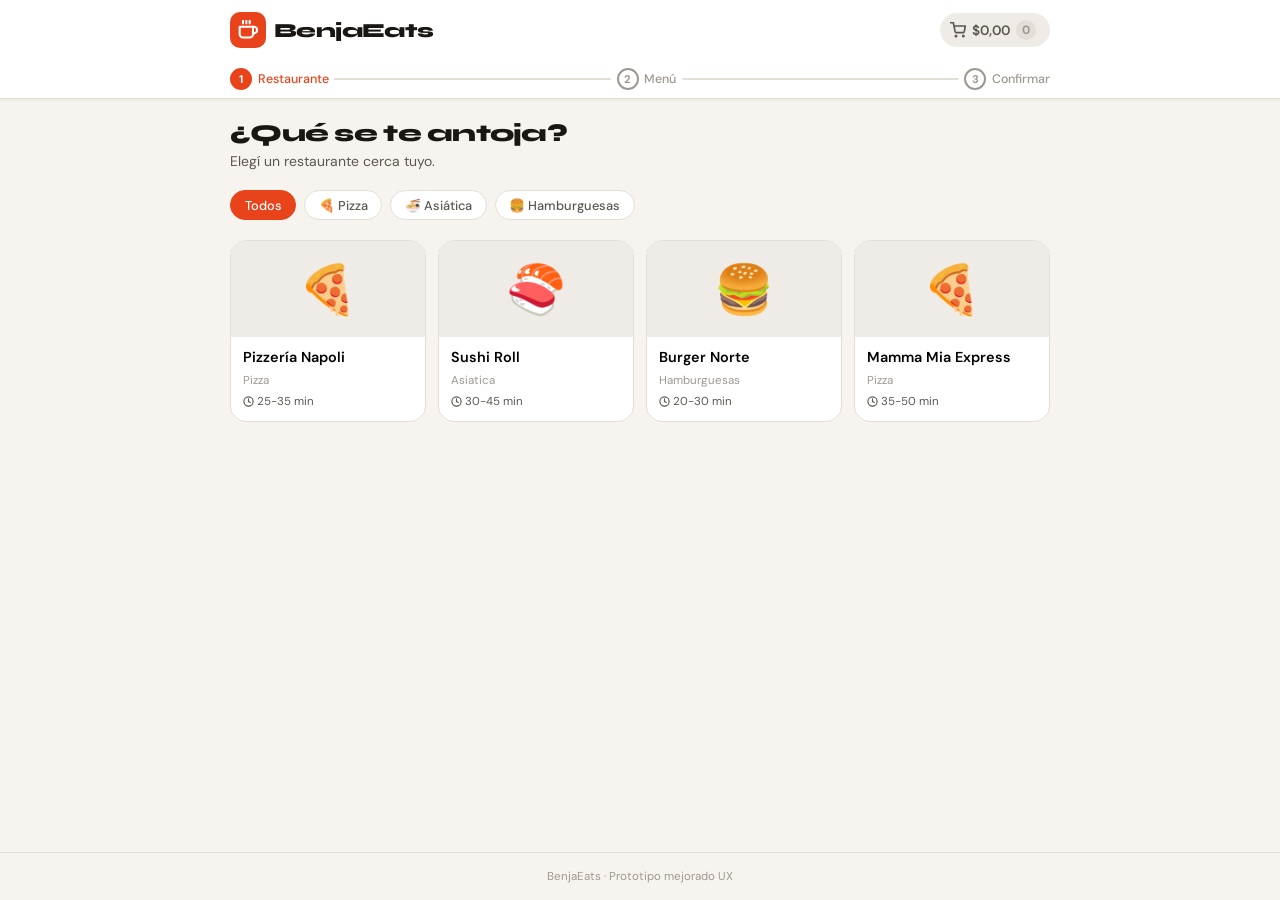
<file: index.html>
<!doctype html>
<html lang="es">
<head>
  <meta charset="UTF-8" />
  <meta name="viewport" content="width=device-width, initial-scale=1.0" />
  <title>BenjaEats — Pedí tu comida</title>
  <link rel="preconnect" href="https://fonts.googleapis.com">
  <link rel="preconnect" href="https://fonts.gstatic.com" crossorigin>
  <link href="https://fonts.googleapis.com/css2?family=Syne:wght@700;800&family=DM+Sans:ital,opsz,wght@0,9..40,400;0,9..40,500;0,9..40,600;1,9..40,400&display=swap" rel="stylesheet">
  <script type="text/javascript">
    (function(c,l,a,r,i,t,y){
        c[a]=c[a]||function(){(c[a].q=c[a].q||[]).push(arguments)};
        t=l.createElement(r);t.async=1;t.src="https://www.clarity.ms/tag/"+i;
        y=l.getElementsByTagName(r)[0];y.parentNode.insertBefore(t,y);
    })(window, document, "clarity", "script", "w2ljtxjoqx");
  </script>
  <style>
    *, *::before, *::after { box-sizing: border-box; margin: 0; padding: 0; }

    :root {
      --bg:        #F7F4EF;
      --card:      #FFFFFF;
      --surface:   #EFECE7;
      --accent:    #E8431A;
      --accent-dk: #C4340E;
      --accent-lt: #FDE8E3;
      --text:      #1A1612;
      --text-2:    #5C5650;
      --text-3:    #9E9890;
      --border:    #E3DED7;
      --green:     #1B8A5A;
      --r-sm: 10px;
      --r-md: 16px;
      --r-lg: 24px;
      --sh-sm: 0 1px 4px rgba(0,0,0,.07);
      --sh-md: 0 4px 16px rgba(0,0,0,.10);
      --sh-lg: 0 8px 32px rgba(0,0,0,.14);
      font-size: 16px;
    }

    html { scroll-behavior: smooth; }
    body {
      font-family: 'DM Sans', sans-serif;
      background: var(--bg);
      color: var(--text);
      min-height: 100dvh;
      display: flex;
      flex-direction: column;
      -webkit-font-smoothing: antialiased;
    }
    img { display: block; }
    button { font-family: 'DM Sans', sans-serif; cursor: pointer; }
    ul { list-style: none; }

    /* ── HEADER ── */
    .header {
      position: sticky; top: 0; z-index: 100;
      background: var(--card);
      border-bottom: 1px solid var(--border);
      box-shadow: var(--sh-sm);
    }
    .header-inner {
      max-width: 860px; margin: 0 auto;
      padding: .75rem 1.25rem;
      display: flex; align-items: center; justify-content: space-between; gap: 1rem;
    }
    .brand {
      display: flex; align-items: center; gap: .5rem;
      background: none; border: none; padding: 0; cursor: pointer;
      border-radius: var(--r-sm);
      transition: opacity .15s;
    }
    .brand:hover { opacity: .8; }
    .brand:focus-visible { outline: 2px solid var(--accent); outline-offset: 3px; }
    .brand-icon {
      width: 36px; height: 36px;
      background: var(--accent); border-radius: var(--r-sm);
      display: flex; align-items: center; justify-content: center; flex-shrink: 0;
    }
    .brand h1 {
      font-family: 'Syne', sans-serif;
      font-size: 1.25rem; font-weight: 800;
      color: var(--text); letter-spacing: -.03em;
    }

    .cart-pill {
      display: flex; align-items: center; gap: .4rem;
      background: var(--accent); color: #fff;
      border: none; border-radius: 999px;
      padding: .45rem .85rem .45rem .6rem;
      font-size: .85rem; font-weight: 600;
      transition: background .15s, transform .1s;
      white-space: nowrap;
    }
    .cart-pill:hover { background: var(--accent-dk); }
    .cart-pill:active { transform: scale(.97); }
    .cart-pill[data-empty="true"] {
      background: var(--surface); color: var(--text-2); pointer-events: none;
    }
    .cart-pill[data-empty="true"] .cpc { background: var(--border); color: var(--text-3); }
    .cpc {
      background: #fff; color: var(--accent);
      border-radius: 999px; min-width: 20px; height: 20px;
      font-size: .75rem; font-weight: 700;
      display: flex; align-items: center; justify-content: center; padding: 0 .35rem;
    }
    .cpc.bump { animation: bump .25s ease; }
    @keyframes bump {
      0%   { transform: scale(1); }
      50%  { transform: scale(1.4); }
      100% { transform: scale(1); }
    }

    /* ── STEPS ── */
    .steps-bar {
      max-width: 860px; margin: 0 auto;
      padding: .5rem 1.25rem;
      display: flex; align-items: center;
    }
    .step-item {
      display: flex; align-items: center; gap: .35rem;
      font-size: .78rem; font-weight: 500;
      color: var(--text-3); transition: color .2s; flex-shrink: 0;
    }
    .step-item.active { color: var(--accent); }
    .step-item.done   { color: var(--green); }
    .step-dot {
      width: 22px; height: 22px; border-radius: 50%;
      border: 2px solid currentColor;
      display: flex; align-items: center; justify-content: center;
      font-size: .7rem; font-weight: 700;
      transition: background .2s, border-color .2s; flex-shrink: 0;
    }
    .step-item.active .step-dot { background: var(--accent); border-color: var(--accent); color: #fff; }
    .step-item.done   .step-dot { background: var(--green);  border-color: var(--green);  color: #fff; }
    .step-conn {
      flex: 1; height: 2px; background: var(--border);
      margin: 0 .35rem; border-radius: 1px;
      position: relative; overflow: hidden;
    }
    .step-conn-fill {
      position: absolute; inset: 0;
      background: var(--green);
      transform: scaleX(0); transform-origin: left;
      transition: transform .4s ease;
    }
    .step-conn.done .step-conn-fill { transform: scaleX(1); }

    /* ── MAIN ── */
    .main {
      flex: 1; max-width: 860px; margin: 0 auto; width: 100%;
      padding: 1.25rem 1.25rem 2rem;
    }
    .panel { display: none; }
    .panel.active { display: block; animation: fadeUp .22s ease both; }
    @keyframes fadeUp {
      from { opacity: 0; transform: translateY(10px); }
      to   { opacity: 1; transform: translateY(0); }
    }
    .section-title {
      font-family: 'Syne', sans-serif;
      font-size: 1.5rem; font-weight: 800;
      letter-spacing: -.03em; margin-bottom: .25rem;
    }
    .section-sub { font-size: .875rem; color: var(--text-2); margin-bottom: 1.25rem; }

    /* ── CHIPS ── */
    .filter-chips { display: flex; gap: .5rem; flex-wrap: wrap; margin-bottom: 1.25rem; }
    .chip {
      padding: .35rem .85rem; border-radius: 999px;
      border: 1.5px solid var(--border); background: var(--card);
      font: inherit; font-size: .8rem; font-weight: 500;
      color: var(--text-2); cursor: pointer; transition: all .15s;
    }
    .chip:hover { border-color: var(--accent); color: var(--accent); }
    .chip.active { background: var(--accent); border-color: var(--accent); color: #fff; }

    /* ── GRID RESTAURANTES ── */
    .grid-rest {
      display: grid; grid-template-columns: repeat(auto-fill, minmax(180px, 1fr)); gap: .75rem;
    }
    @media (max-width: 380px) { .grid-rest { grid-template-columns: 1fr; } }
    .card-rest {
      background: var(--card); border: 1.5px solid var(--border);
      border-radius: var(--r-md); overflow: hidden;
      cursor: pointer; text-align: left; font: inherit; width: 100%;
      transition: border-color .15s, box-shadow .15s, transform .15s;
      display: flex; flex-direction: column; padding: 0;
    }
    .card-rest:hover {
      border-color: var(--accent);
      box-shadow: 0 4px 16px rgba(232,67,26,.15);
      transform: translateY(-2px);
    }
    .card-rest:focus-visible { outline: 2px solid var(--accent); outline-offset: 2px; }
    .cr-img {
      width: 100%; height: 96px; background: var(--surface);
      display: flex; align-items: center; justify-content: center;
    }
    .cr-body { padding: .65rem .75rem .75rem; }
    .cr-name { font-weight: 600; font-size: .9rem; margin-bottom: .15rem; display: block; }
    .cr-tag  { font-size: .72rem; color: var(--text-3); text-transform: capitalize; }
    .cr-time {
      font-size: .72rem; color: var(--text-2);
      margin-top: .3rem; display: flex; align-items: center; gap: .2rem;
    }

    /* ── MENÚ ── */
    .back-btn {
      display: inline-flex; align-items: center; gap: .35rem;
      border: none; background: none; color: var(--text-2);
      font: inherit; font-size: .85rem; font-weight: 500;
      padding: 0; margin-bottom: 1rem; cursor: pointer; transition: color .15s;
    }
    .back-btn:hover { color: var(--accent); }
    .menu-title {
      font-family: 'Syne', sans-serif;
      font-size: 1.4rem; font-weight: 800;
      letter-spacing: -.03em; margin-bottom: 1rem;
    }
    .menu-list { display: grid; grid-template-columns: 1fr; gap: .65rem; padding: 0; }
    @media (min-width: 600px) { .menu-list { grid-template-columns: 1fr 1fr; } }
    .plato-card {
      background: var(--card); border: 1.5px solid var(--border);
      border-radius: var(--r-md); padding: .75rem;
      display: flex; align-items: center; gap: .75rem;
      transition: border-color .15s;
    }
    .plato-img {
      width: 64px; height: 64px; border-radius: var(--r-sm);
      background: var(--surface); flex-shrink: 0;
      display: flex; align-items: center; justify-content: center;
    }
    .plato-info { flex: 1; min-width: 0; }
    .plato-nombre { font-weight: 600; font-size: .9rem; margin-bottom: .15rem; display: block; }
    .plato-precio { font-size: .85rem; font-weight: 700; color: var(--accent); }
    .qty-ctrl { display: flex; align-items: center; gap: .4rem; flex-shrink: 0; }
    .qty-btn {
      width: 30px; height: 30px; border-radius: 50%;
      border: 1.5px solid var(--border); background: var(--card);
      font-size: 1.1rem; font-weight: 700; color: var(--text-2);
      display: flex; align-items: center; justify-content: center;
      cursor: pointer; transition: all .15s; line-height: 1;
    }
    .qty-btn.add { background: var(--accent); border-color: var(--accent); color: #fff; }
    .qty-btn:hover { filter: brightness(.9); }
    .qty-num { font-size: .9rem; font-weight: 700; min-width: 20px; text-align: center; }

    /* ── CART DRAWER ── */
    .cart-overlay {
      position: fixed; inset: 0;
      background: rgba(26,22,18,.45); z-index: 200;
      opacity: 0; pointer-events: none; transition: opacity .25s;
    }
    .cart-overlay.open { opacity: 1; pointer-events: all; }
    .cart-drawer {
      position: fixed; bottom: 0; left: 0; right: 0;
      max-width: 640px; margin: 0 auto;
      background: var(--card);
      border-radius: var(--r-lg) var(--r-lg) 0 0;
      box-shadow: var(--sh-lg); z-index: 201;
      transform: translateY(110%);
      transition: transform .3s cubic-bezier(.32,.72,0,1);
      max-height: 85dvh; display: flex; flex-direction: column;
    }
    .cart-drawer.open { transform: translateY(0); }
    .cart-handle {
      width: 40px; height: 4px; background: var(--border);
      border-radius: 2px; margin: .75rem auto .5rem; flex-shrink: 0;
    }
    .cart-hdr {
      padding: .25rem 1.25rem .75rem; border-bottom: 1px solid var(--border);
      display: flex; align-items: center; justify-content: space-between; flex-shrink: 0;
    }
    .cart-hdr-title { font-family: 'Syne', sans-serif; font-size: 1.1rem; font-weight: 800; }
    .cart-close {
      width: 32px; height: 32px; border-radius: 50%;
      border: none; background: var(--surface);
      font-size: 1rem; color: var(--text-2);
      display: flex; align-items: center; justify-content: center; cursor: pointer;
    }
    .cart-body { flex: 1; overflow-y: auto; padding: .75rem 1.25rem; }
    .cart-empty { text-align: center; padding: 2rem 0; color: var(--text-3); font-size: .9rem; }
    .cart-line {
      display: flex; align-items: center; gap: .65rem;
      padding: .6rem 0; border-bottom: 1px solid var(--border);
    }
    .cart-line:last-child { border-bottom: none; }
    .cart-line-info { flex: 1; min-width: 0; }
    .cart-line-name { font-size: .88rem; font-weight: 600; display: block; }
    .cart-line-price { font-size: .8rem; color: var(--text-2); }
    .cart-ftr {
      padding: .75rem 1.25rem 1.25rem; border-top: 1px solid var(--border); flex-shrink: 0;
    }
    .cart-total-row {
      display: flex; justify-content: space-between; align-items: center; margin-bottom: 1rem;
    }
    .cart-total-lbl { font-size: .9rem; color: var(--text-2); }
    .cart-total-amt {
      font-family: 'Syne', sans-serif; font-size: 1.3rem; font-weight: 800;
    }

    /* ── CHECKOUT ── */
    .form-section { display: flex; flex-direction: column; gap: 1rem; }
    .field-group { display: flex; flex-direction: column; gap: .35rem; }
    .field-label {
      font-size: .78rem; font-weight: 600; color: var(--text-2);
      text-transform: uppercase; letter-spacing: .04em;
    }
    .field-input {
      padding: .75rem .9rem; border: 1.5px solid var(--border);
      border-radius: var(--r-sm); font: inherit; font-size: .9rem;
      background: var(--card); color: var(--text);
      transition: border-color .15s, box-shadow .15s; width: 100%;
    }
    .field-input:focus {
      outline: none; border-color: var(--accent);
      box-shadow: 0 0 0 3px rgba(232,67,26,.12);
    }
    .field-input::placeholder { color: var(--text-3); }
    .field-row { display: grid; grid-template-columns: 1fr 1fr; gap: .75rem; }
    @media (min-width: 600px) { .pay-opts { grid-template-columns: repeat(4,1fr); } }
    .pay-opts { display: grid; grid-template-columns: 1fr 1fr; gap: .5rem; }
    .pay-opt {
      border: 1.5px solid var(--border); border-radius: var(--r-sm);
      padding: .6rem .75rem; display: flex; align-items: center; gap: .45rem;
      cursor: pointer; font: inherit; font-size: .82rem; font-weight: 500;
      background: var(--card); color: var(--text-2); transition: all .15s;
    }
    .pay-opt:hover { border-color: var(--accent); color: var(--accent); }
    .pay-opt.active { border-color: var(--accent); background: var(--accent-lt); color: var(--accent); font-weight: 600; }

    .osm {
      background: var(--surface); border-radius: var(--r-md);
      padding: 1rem; margin-bottom: 1.25rem;
    }
    .osm-ttl {
      font-size: .75rem; font-weight: 600; text-transform: uppercase;
      letter-spacing: .06em; color: var(--text-3); margin-bottom: .75rem;
    }
    .osm-line { display: flex; justify-content: space-between; font-size: .85rem; padding: .2rem 0; }
    .osm-total {
      display: flex; justify-content: space-between;
      font-weight: 700; font-size: .95rem;
      border-top: 1px solid var(--border);
      padding-top: .65rem; margin-top: .5rem;
    }

    /* ── CONFIRMACIÓN ── */
    .confirm-wrap { text-align: center; padding: 2.5rem 1rem; }
    .confirm-ico {
      width: 72px; height: 72px;
      background: #E6F7EF; border-radius: 50%;
      display: flex; align-items: center; justify-content: center;
      margin: 0 auto 1.25rem;
    }
    .confirm-wrap h2 {
      font-family: 'Syne', sans-serif;
      font-size: 1.6rem; font-weight: 800; letter-spacing: -.03em; margin-bottom: .5rem;
    }
    .confirm-wrap p {
      color: var(--text-2); font-size: .9rem; margin-bottom: 1.5rem;
      max-width: 300px; margin-left: auto; margin-right: auto;
    }
    .eta-badge {
      display: inline-flex; align-items: center; gap: .4rem;
      background: var(--surface); border: 1px solid var(--border);
      border-radius: 999px; padding: .45rem 1rem;
      font-size: .85rem; font-weight: 600; margin-bottom: 1.5rem;
    }

    /* ── BUTTONS ── */
    .btn {
      display: inline-flex; align-items: center; justify-content: center; gap: .4rem;
      font-family: 'DM Sans', sans-serif; font-weight: 600;
      border: none; cursor: pointer;
      transition: background .15s, transform .1s; text-align: center;
    }
    .btn:active { transform: scale(.98); }
    .btn-primary {
      background: var(--accent); color: #fff;
      padding: .75rem 1.4rem; font-size: .95rem;
      width: 100%; border-radius: var(--r-md);
      box-shadow: 0 4px 16px rgba(232,67,26,.28);
    }
    .btn-primary:hover { background: var(--accent-dk); }
    .btn-primary:disabled { background: var(--border); color: var(--text-3); box-shadow: none; cursor: not-allowed; }
    .btn-outline {
      background: transparent; color: var(--text-2);
      border: 1.5px solid var(--border);
      padding: .65rem 1rem; font-size: .85rem; border-radius: var(--r-md);
    }
    .btn-outline:hover { border-color: var(--accent); color: var(--accent); }

    .footer {
      text-align: center; padding: 1rem;
      font-size: .72rem; color: var(--text-3);
      border-top: 1px solid var(--border);
    }
    .sr-only {
      position: absolute; width: 1px; height: 1px; padding: 0; margin: -1px;
      overflow: hidden; clip: rect(0,0,0,0); border: 0;
    }
    .mt-2 { margin-top: 1.25rem; }

    /* ── STICKY BOTTOM BAR ── */
    .sticky-bar-wrap {
      position: fixed; bottom: 0; left: 0; right: 0;
      z-index: 90;
      background: var(--card);
      border-top: 1px solid var(--border);
      box-shadow: 0 -4px 20px rgba(0,0,0,.10);
      display: none;
      transform: translateY(100%);
      transition: transform .25s cubic-bezier(.32,.72,0,1);
    }
    .sticky-bar-wrap.visible {
      display: block;
      transform: translateY(0);
    }
    .sticky-bar-inner {
      max-width: 860px; margin: 0 auto;
      padding: .75rem 1.25rem;
      display: flex; align-items: center; justify-content: space-between; gap: .75rem;
    }
    .sticky-bar-info { display: flex; flex-direction: column; }
    .sticky-bar-label { font-size: .72rem; color: var(--text-3); font-weight: 500; }
    .sticky-bar-total { font-family: 'Syne', sans-serif; font-size: 1.15rem; font-weight: 800; }
    .sticky-bar-btn {
      flex-shrink: 0;
      background: var(--accent); color: #fff;
      border: none; border-radius: var(--r-md);
      padding: .7rem 1.3rem;
      font-family: 'DM Sans', sans-serif; font-size: .9rem; font-weight: 600;
      display: flex; align-items: center; gap: .4rem;
      cursor: pointer;
      box-shadow: 0 4px 14px rgba(232,67,26,.3);
      transition: background .15s, transform .1s;
      white-space: nowrap;
    }
    .sticky-bar-btn:hover { background: var(--accent-dk); }
    .sticky-bar-btn:active { transform: scale(.97); }
    body.has-sticky-bar { padding-bottom: 5rem; }
  </style>
</head>
<body>

<header class="header">
  <div class="header-inner">
    <button class="brand" id="btn-logo-home" aria-label="Volver al inicio" title="Volver al inicio">
      <div class="brand-icon">
        <svg width="20" height="20" viewBox="0 0 24 24" fill="none" stroke="white" stroke-width="2.5" stroke-linecap="round" stroke-linejoin="round">
          <path d="M18 8h1a4 4 0 0 1 0 8h-1"/><path d="M2 8h16v9a4 4 0 0 1-4 4H6a4 4 0 0 1-4-4V8z"/>
          <line x1="6" y1="1" x2="6" y2="4"/><line x1="10" y1="1" x2="10" y2="4"/><line x1="14" y1="1" x2="14" y2="4"/>
        </svg>
      </div>
      <h1>BenjaEats</h1>
    </button>
    <button class="cart-pill" id="btn-abrir-carrito" data-empty="true" aria-label="Ver carrito">
      <svg width="16" height="16" viewBox="0 0 24 24" fill="none" stroke="currentColor" stroke-width="2.5" stroke-linecap="round" stroke-linejoin="round">
        <circle cx="9" cy="21" r="1"/><circle cx="20" cy="21" r="1"/>
        <path d="M1 1h4l2.68 13.39a2 2 0 0 0 2 1.61h9.72a2 2 0 0 0 2-1.61L23 6H6"/>
      </svg>
      <span id="pill-total">$0,00</span>
      <span class="cpc" id="pill-count">0</span>
    </button>
  </div>
  <div class="steps-bar" aria-label="Pasos">
    <div class="step-item active" data-step="1"><div class="step-dot">1</div><span>Restaurante</span></div>
    <div class="step-conn" data-conn="1"><div class="step-conn-fill"></div></div>
    <div class="step-item" data-step="2"><div class="step-dot">2</div><span>Menú</span></div>
    <div class="step-conn" data-conn="2"><div class="step-conn-fill"></div></div>
    <div class="step-item" data-step="3"><div class="step-dot">3</div><span>Confirmar</span></div>
  </div>
</header>

<main class="main">

  <!-- PASO 1 -->
  <section id="step-rest" class="panel active">
    <h2 class="section-title">¿Qué se te antoja?</h2>
    <p class="section-sub">Elegí un restaurante cerca tuyo.</p>
    <div class="filter-chips" id="filter-chips">
      <button class="chip active" data-cat="todas">Todos</button>
      <button class="chip" data-cat="pizza">🍕 Pizza</button>
      <button class="chip" data-cat="asiatica">🍜 Asiática</button>
      <button class="chip" data-cat="hamburguesas">🍔 Hamburguesas</button>
    </div>
    <ul class="grid-rest" id="lista-rest"></ul>
  </section>

  <!-- PASO 2 -->
  <section id="step-menu" class="panel" hidden>
    <button class="back-btn" id="btn-volver-rest">
      <svg width="16" height="16" viewBox="0 0 24 24" fill="none" stroke="currentColor" stroke-width="2.5" stroke-linecap="round" stroke-linejoin="round"><polyline points="15 18 9 12 15 6"/></svg>
      Cambiar restaurante
    </button>
    <h2 class="menu-title" id="titulo-rest">Menú</h2>
    <ul class="menu-list" id="lista-platos"></ul>
  </section>

  <!-- PASO 3 -->
  <section id="step-checkout" class="panel" hidden>
    <button class="back-btn" id="btn-volver-menu">
      <svg width="16" height="16" viewBox="0 0 24 24" fill="none" stroke="currentColor" stroke-width="2.5" stroke-linecap="round" stroke-linejoin="round"><polyline points="15 18 9 12 15 6"/></svg>
      Volver al menú
    </button>
    <h2 class="section-title">Confirmá tu pedido</h2>

    <div class="osm" id="osm-wrap">
      <p class="osm-ttl">Tu pedido</p>
      <ul id="osm-lines"></ul>
      <div class="osm-total"><span>Total</span><span id="osm-total">$0,00</span></div>
    </div>

    <div class="form-section">
      <div class="field-group">
        <label class="field-label" for="f-nombre">Nombre y apellido</label>
        <input class="field-input" id="f-nombre" type="text" placeholder="Tu nombre completo" autocomplete="name" />
      </div>
      <div class="field-row">
        <div class="field-group">
          <label class="field-label" for="f-tel">Teléfono</label>
          <input class="field-input" id="f-tel" type="tel" placeholder="11 1234-5678" autocomplete="tel" />
        </div>
        <div class="field-group">
          <label class="field-label" for="f-email">Email</label>
          <input class="field-input" id="f-email" type="email" placeholder="tu@email.com" autocomplete="email" />
        </div>
      </div>
      <div class="field-group">
        <label class="field-label" for="f-dir">Dirección de entrega</label>
        <input class="field-input" id="f-dir" type="text" placeholder="Calle y número" autocomplete="street-address" />
      </div>
      <div class="field-group">
        <label class="field-label" for="f-piso">Piso / Depto (opcional)</label>
        <input class="field-input" id="f-piso" type="text" placeholder="Ej: 3° B" />
      </div>
      <div class="field-group">
        <p class="field-label" id="pay-lbl">Método de pago</p>
        <div class="pay-opts" role="group" aria-labelledby="pay-lbl">
          <button type="button" class="pay-opt active" data-pay="efectivo">💵 Efectivo</button>
          <button type="button" class="pay-opt" data-pay="tarjeta">💳 Tarjeta</button>
          <button type="button" class="pay-opt" data-pay="transferencia">🔄 Transferencia</button>
          <button type="button" class="pay-opt" data-pay="mp">📱 Mercado Pago</button>
        </div>
      </div>
      <div class="field-group">
        <label class="field-label" for="f-nota">Nota para el restaurante (opcional)</label>
        <input class="field-input" id="f-nota" type="text" placeholder="Sin cebolla, extra salsa…" />
      </div>
    </div>
    <div class="mt-2">
      <button type="button" class="btn btn-primary" id="btn-comprar">
        <svg width="17" height="17" viewBox="0 0 24 24" fill="none" stroke="currentColor" stroke-width="2.5" stroke-linecap="round" stroke-linejoin="round"><polyline points="20 6 9 17 4 12"/></svg>
        Confirmar pedido
      </button>
    </div>
  </section>

  <!-- CONFIRMACIÓN -->
  <section id="step-conf" class="panel" hidden>
    <div class="confirm-wrap">
      <div class="confirm-ico">
        <svg width="36" height="36" viewBox="0 0 24 24" fill="none" stroke="#1B8A5A" stroke-width="2.5" stroke-linecap="round" stroke-linejoin="round"><polyline points="20 6 9 17 4 12"/></svg>
      </div>
      <h2>¡Pedido enviado!</h2>
      <p id="msg-confirm">Tu pedido está en preparación.</p>
      <div class="eta-badge">
        <svg width="14" height="14" viewBox="0 0 24 24" fill="none" stroke="currentColor" stroke-width="2" stroke-linecap="round" stroke-linejoin="round"><circle cx="12" cy="12" r="10"/><polyline points="12 6 12 12 16 14"/></svg>
        Tiempo estimado: 30-40 min
      </div>
      <br>
      <button type="button" class="btn btn-primary" id="btn-nuevo" style="max-width:240px;margin:0 auto;">
        Hacer nuevo pedido
      </button>
    </div>
  </section>

</main>

<!-- CARRITO DRAWER -->
<div class="cart-overlay" id="cart-overlay"></div>
<div class="cart-drawer" id="cart-drawer" role="dialog" aria-label="Carrito" aria-modal="true">
  <div class="cart-handle"></div>
  <div class="cart-hdr">
    <span class="cart-hdr-title">Tu pedido</span>
    <button class="cart-close" id="btn-cerrar-carrito" aria-label="Cerrar">✕</button>
  </div>
  <div class="cart-body">
    <p class="cart-empty" id="cart-empty">Todavía no agregaste nada.</p>
    <ul id="cart-lines"></ul>
  </div>
  <div class="cart-ftr">
    <div class="cart-total-row">
      <span class="cart-total-lbl">Total estimado</span>
      <span class="cart-total-amt" id="cart-total">$0,00</span>
    </div>
    <button type="button" class="btn btn-primary" id="btn-ir-checkout">
      Continuar con el pedido
    </button>
  </div>
</div>

<!-- BARRA STICKY INFERIOR -->
<div class="sticky-bar-wrap" id="sticky-bar">
  <div class="sticky-bar-inner">
    <div class="sticky-bar-info">
      <span class="sticky-bar-label">Tu pedido</span>
      <span class="sticky-bar-total" id="sticky-bar-total">$0,00</span>
    </div>
    <button type="button" class="sticky-bar-btn" id="btn-sticky-checkout">
      <svg width="16" height="16" viewBox="0 0 24 24" fill="none" stroke="currentColor" stroke-width="2.5" stroke-linecap="round" stroke-linejoin="round"><polyline points="20 6 9 17 4 12"/></svg>
      Ir a pagar
    </button>
  </div>
</div>

<footer class="footer">BenjaEats · Prototipo mejorado UX</footer>

<script>
(function(){
  'use strict';

  var RESTS = [
    {id:'r1',nombre:'Pizzería Napoli',   cat:'pizza',        emoji:'🍕', tiempo:'25-35 min'},
    {id:'r2',nombre:'Sushi Roll',        cat:'asiatica',     emoji:'🍣', tiempo:'30-45 min'},
    {id:'r3',nombre:'Burger Norte',      cat:'hamburguesas', emoji:'🍔', tiempo:'20-30 min'},
    {id:'r4',nombre:'Mamma Mia Express', cat:'pizza',        emoji:'🍕', tiempo:'35-50 min'}
  ];
  var MENU = {
    r1:[{id:'m1',nombre:'Margherita',       precio:8.5, emoji:'🍕'},
        {id:'m2',nombre:'Cuatro Quesos',    precio:10.9,emoji:'🧀'}],
    r2:[{id:'m3',nombre:'Maki Mix (12 pzs)',precio:14.0,emoji:'🍣'},
        {id:'m4',nombre:'Yakisoba',         precio:9.5, emoji:'🍜'}],
    r3:[{id:'m5',nombre:'Clásica + Papas',  precio:11.0,emoji:'🍔'},
        {id:'m6',nombre:'Veggie Burger',    precio:10.5,emoji:'🥦'}],
    r4:[{id:'m7',nombre:'Calzone',          precio:9.0, emoji:'🥐'},
        {id:'m8',nombre:'Prosciutto',       precio:11.5,emoji:'🍕'}]
  };

  var restActual = null, pedido = [], pagoActual = 'efectivo';

  // DOM
  var sRest=id('step-rest'), sMenu=id('step-menu'), sCheck=id('step-checkout'), sConf=id('step-conf');
  var listRest=id('lista-rest'), listPlatos=id('lista-platos'), titRest=id('titulo-rest');
  var overlay=id('cart-overlay'), drawer=id('cart-drawer');
  var cartLines=id('cart-lines'), cartEmpty=id('cart-empty'), cartTotal=id('cart-total');
  var pillTotal=id('pill-total'), pillCount=id('pill-count'), pillBtn=id('btn-abrir-carrito');
  var btnIrCk=id('btn-ir-checkout');
  var stickyBar=id('sticky-bar'), stickyBarTotal=id('sticky-bar-total');
  var osmLines=id('osm-lines'), osmTotal=id('osm-total'), msgConf=id('msg-confirm');

  function id(x){return document.getElementById(x);}
  function fmt(n){return '$'+Number(n).toFixed(2).replace('.',',');}
  function esc(s){var d=document.createElement('div');d.textContent=s;return d.innerHTML;}
  function total(){return pedido.reduce(function(s,l){return s+l.precio*l.qty;},0);}
  function items(){return pedido.reduce(function(s,l){return s+l.qty;},0);}
  function find(pid){for(var i=0;i<pedido.length;i++)if(pedido[i].id===pid)return pedido[i];return null;}

  // Steps
  function setStep(n){
    document.querySelectorAll('[data-step]').forEach(function(el){
      var v=+el.getAttribute('data-step');
      el.classList.toggle('active',v===n); el.classList.toggle('done',v<n);
    });
    document.querySelectorAll('[data-conn]').forEach(function(el){
      el.classList.toggle('done',+el.getAttribute('data-conn')<n);
    });
  }

  function show(panel){
    [sRest,sMenu,sCheck,sConf].forEach(function(p){
      var on=p===panel; p.classList.toggle('active',on); p.hidden=!on;
    });
    if(panel===sRest) setStep(1);
    if(panel===sMenu) setStep(2);
    if(panel===sCheck||panel===sConf) setStep(3);
    window.scrollTo({top:0,behavior:'smooth'});
    refreshStickyBar();
  }

  // Pill + Sticky bar
  function refreshStickyBar(){
    var c=items(), t=total(), onMenu=(sMenu.classList.contains('active'));
    stickyBarTotal.textContent=fmt(t);
    if(c>0&&onMenu){ stickyBar.classList.add('visible'); document.body.classList.add('has-sticky-bar'); }
    else { stickyBar.classList.remove('visible'); document.body.classList.remove('has-sticky-bar'); }
  }
  function refreshPill(){
    var c=items(), t=total();
    pillCount.textContent=c; pillTotal.textContent=fmt(t);
    pillBtn.setAttribute('data-empty',c===0?'true':'false');
    btnIrCk.disabled=(c===0);
    pillCount.classList.remove('bump');
    void pillCount.offsetWidth;
    if(c>0) pillCount.classList.add('bump');
    refreshStickyBar();
  }

  // Restaurantes
  id('filter-chips').addEventListener('click',function(e){
    var chip=e.target.closest('[data-cat]'); if(!chip)return;
    document.querySelectorAll('[data-cat]').forEach(function(c){c.classList.remove('active');});
    chip.classList.add('active');
    renderRests(chip.getAttribute('data-cat'));
  });

  function renderRests(cat){
    listRest.innerHTML='';
    RESTS.forEach(function(r){
      if(cat!=='todas'&&r.cat!==cat)return;
      var li=document.createElement('li');
      var btn=document.createElement('button');
      btn.type='button'; btn.className='card-rest'; btn.setAttribute('data-rest',r.id);
      btn.innerHTML=
        '<div class="cr-img"><span style="font-size:3rem">'+r.emoji+'</span></div>'+
        '<div class="cr-body">'+
          '<span class="cr-name">'+esc(r.nombre)+'</span>'+
          '<span class="cr-tag">'+esc(r.cat)+'</span>'+
          '<div class="cr-time"><svg width="11" height="11" viewBox="0 0 24 24" fill="none" stroke="currentColor" stroke-width="2.5" stroke-linecap="round" stroke-linejoin="round"><circle cx="12" cy="12" r="10"/><polyline points="12 6 12 12 16 14"/></svg>'+esc(r.tiempo)+'</div>'+
        '</div>';
      li.appendChild(btn); listRest.appendChild(li);
    });
  }

  listRest.addEventListener('click',function(e){
    var b=e.target.closest('[data-rest]'); if(!b)return;
    abrirMenu(b.getAttribute('data-rest'));
  });

  // Menú
  function qtyCtrlHTML(pl){
    var qty=find(pl.id)?find(pl.id).qty:0;
    return '<div class="qty-ctrl" data-qc="'+pl.id+'">'+
      (qty>0?'<button type="button" class="qty-btn" data-rm="'+pl.id+'" aria-label="Quitar">−</button><span class="qty-num">'+qty+'</span>':'')+
      '<button type="button" class="qty-btn add" data-add="'+pl.id+'" data-n="'+esc(pl.nombre)+'" data-p="'+pl.precio+'" data-e="'+pl.emoji+'" aria-label="Agregar">+</button>'+
    '</div>';
  }

  function abrirMenu(rid){
    restActual=rid;
    var r=RESTS.find(function(x){return x.id===rid;});
    titRest.textContent=r?r.nombre:'Menú';
    listPlatos.innerHTML='';
    (MENU[rid]||[]).forEach(function(pl){
      var li=document.createElement('li'); li.className='plato-card';
      li.innerHTML=
        '<div class="plato-img"><span style="font-size:2rem">'+pl.emoji+'</span></div>'+
        '<div class="plato-info"><span class="plato-nombre">'+esc(pl.nombre)+'</span><span class="plato-precio">'+fmt(pl.precio)+'</span></div>'+
        qtyCtrlHTML(pl);
      listPlatos.appendChild(li);
    });
    show(sMenu);
  }

  function refreshMenuQtys(){
    if(!restActual)return;
    (MENU[restActual]||[]).forEach(function(pl){
      var ctrl=listPlatos.querySelector('[data-qc="'+pl.id+'"]'); if(!ctrl)return;
      ctrl.outerHTML=qtyCtrlHTML(pl);
    });
  }

  listPlatos.addEventListener('click',function(e){
    var ab=e.target.closest('[data-add]');
    if(ab){
      var l=find(ab.getAttribute('data-add'));
      if(l){l.qty+=1;}
      else{pedido.push({id:ab.getAttribute('data-add'),nombre:ab.getAttribute('data-n'),precio:+ab.getAttribute('data-p'),emoji:ab.getAttribute('data-e'),qty:1});}
      refreshMenuQtys(); refreshPill(); renderCart(); return;
    }
    var rb=e.target.closest('[data-rm]');
    if(rb){
      var rid=rb.getAttribute('data-rm'), rl=find(rid);
      if(rl){rl.qty-=1; if(rl.qty<=0)pedido=pedido.filter(function(x){return x.id!==rid;});}
      refreshMenuQtys(); refreshPill(); renderCart();
    }
  });

  // Cart drawer
  function renderCart(){
    cartLines.innerHTML='';
    cartEmpty.hidden=pedido.length>0;
    pedido.forEach(function(l){
      var li=document.createElement('li'); li.className='cart-line';
      li.innerHTML=
        '<span style="font-size:1.5rem;flex-shrink:0">'+l.emoji+'</span>'+
        '<div class="cart-line-info"><span class="cart-line-name">'+esc(l.nombre)+'</span><span class="cart-line-price">'+fmt(l.precio)+' c/u</span></div>'+
        '<div class="qty-ctrl">'+
          '<button type="button" class="qty-btn" data-crm="'+l.id+'" aria-label="Quitar">−</button>'+
          '<span class="qty-num">'+l.qty+'</span>'+
          '<button type="button" class="qty-btn add" data-cad="'+l.id+'" aria-label="Agregar">+</button>'+
        '</div>';
      cartLines.appendChild(li);
    });
    cartTotal.textContent=fmt(total());
  }

  cartLines.addEventListener('click',function(e){
    var a=e.target.closest('[data-cad]'), r=e.target.closest('[data-crm]');
    if(a){var l=find(a.getAttribute('data-cad'));if(l)l.qty+=1;}
    if(r){var id2=r.getAttribute('data-crm'),l2=find(id2);if(l2){l2.qty-=1;if(l2.qty<=0)pedido=pedido.filter(function(x){return x.id!==id2;});}}
    renderCart(); refreshPill(); refreshMenuQtys();
  });

  function openCart(){renderCart();overlay.classList.add('open');drawer.classList.add('open');document.body.style.overflow='hidden';}
  function closeCart(){overlay.classList.remove('open');drawer.classList.remove('open');document.body.style.overflow='';}

  pillBtn.addEventListener('click',openCart);
  id('btn-cerrar-carrito').addEventListener('click',closeCart);
  overlay.addEventListener('click',closeCart);

  btnIrCk.addEventListener('click',function(){
    if(!pedido.length)return;
    closeCart(); renderCheckout(); show(sCheck);
  });

  // Checkout
  function renderCheckout(){
    osmLines.innerHTML='';
    pedido.forEach(function(l){
      var li=document.createElement('li'); li.className='osm-line';
      li.innerHTML='<span>'+l.emoji+' '+esc(l.nombre)+' × '+l.qty+'</span><span>'+fmt(l.precio*l.qty)+'</span>';
      osmLines.appendChild(li);
    });
    osmTotal.textContent=fmt(total());
  }

  document.querySelector('.pay-opts').addEventListener('click',function(e){
    var b=e.target.closest('[data-pay]'); if(!b)return;
    pagoActual=b.getAttribute('data-pay');
    document.querySelectorAll('[data-pay]').forEach(function(x){x.classList.toggle('active',x===b);});
  });

  id('btn-volver-rest').addEventListener('click',function(){show(sRest);});
  id('btn-volver-menu').addEventListener('click',function(){restActual?abrirMenu(restActual):show(sRest);});

  id('btn-comprar').addEventListener('click',function(){
    if(!pedido.length){alert('Agregá al menos un plato.');return;}
    var nombre=id('f-nombre').value.trim(), dir=id('f-dir').value.trim();
    if(!nombre||!dir){alert('Completá tu nombre y dirección.');return;}
    var rn='';RESTS.forEach(function(r){if(r.id===restActual)rn=r.nombre;});
    msgConf.textContent='¡Gracias, '+nombre+'! Tu pedido en '+rn+' por '+fmt(total())+' está en camino.';
    pedido=[]; refreshPill(); show(sConf);
  });

  id('btn-nuevo').addEventListener('click',function(){
    restActual=null;
    ['f-nombre','f-tel','f-email','f-dir','f-piso','f-nota'].forEach(function(x){id(x).value='';});
    show(sRest);
  });

  // Sticky bar button
  id('btn-sticky-checkout').addEventListener('click',function(){
    if(!pedido.length)return;
    renderCheckout(); show(sCheck);
  });

  // Logo = botón home
  id('btn-logo-home').addEventListener('click', function(){
    pedido = []; refreshPill(); show(sRest);
    // reset filtro chips
    document.querySelectorAll('[data-cat]').forEach(function(c){ c.classList.remove('active'); });
    document.querySelector('[data-cat="todas"]').classList.add('active');
    renderRests('todas');
  });

  // Init
  renderRests('todas');
  refreshPill();
})();
</script>
</body>
</html>
</file>
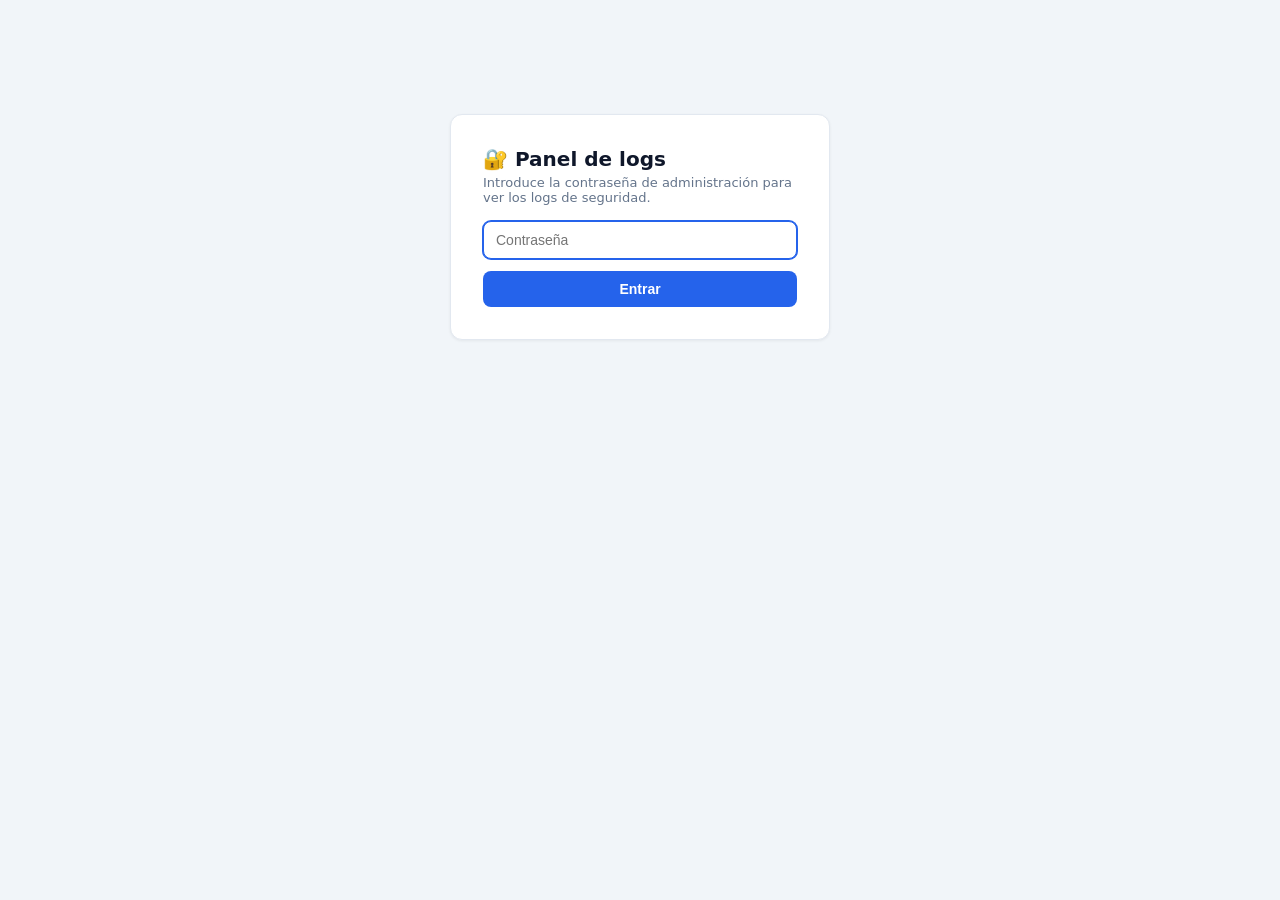
<file: admin.html>
<!doctype html>
<html lang="es">
<head>
<meta charset="utf-8">
<meta name="viewport" content="width=device-width, initial-scale=1">
<title>Logs de seguridad</title>
<style>
  /* Visor de logs — versión JS vanilla del componente LogsViewer (React) del
     módulo original. Todo autocontenido: sin frameworks ni dependencias. */
  * { box-sizing: border-box; margin: 0; padding: 0; }
  body {
    font-family: system-ui, -apple-system, "Segoe UI", Roboto, sans-serif;
    background: #f1f5f9; color: #0f172a; padding: 24px;
  }
  .wrap { max-width: 1280px; margin: 0 auto; }
  h1 { font-size: 28px; }
  .sub { color: #475569; margin: 8px 0 24px; font-size: 14px; }

  /* --- puerta de acceso (contraseña) --- */
  #gate { max-width: 380px; margin: 10vh auto 0; background: #fff; border: 1px solid #e2e8f0;
          border-radius: 12px; padding: 32px; box-shadow: 0 1px 3px rgba(0,0,0,.06); }
  #gate h1 { font-size: 20px; margin-bottom: 4px; }
  #gate p { color: #64748b; font-size: 13px; margin-bottom: 16px; }
  #gate input { width: 100%; border: 1px solid #cbd5e1; border-radius: 8px; padding: 10px 12px;
                font-size: 14px; margin-bottom: 12px; }
  #gate input:focus { outline: none; border-color: #2563eb; box-shadow: 0 0 0 1px #2563eb; }
  #gate button { width: 100%; background: #2563eb; color: #fff; border: none; border-radius: 8px;
                 padding: 10px; font-size: 14px; font-weight: 600; cursor: pointer; }
  #gate button:hover { background: #1d4ed8; }
  #gate-error { color: #b91c1c; font-size: 13px; margin-top: 10px; display: none; }

  /* --- tarjetas de resumen --- */
  .stats { display: grid; grid-template-columns: repeat(auto-fit, minmax(150px, 1fr));
           gap: 16px; margin-bottom: 24px; }
  .stat { border: 1px solid; border-radius: 12px; padding: 16px; }
  .stat p:first-child { font-size: 13px; opacity: .8; }
  .stat p:last-child { font-size: 26px; font-weight: 700; }
  .stat.slate  { background: #fff;    border-color: #e2e8f0; color: #0f172a; }
  .stat.green  { background: #f0fdf4; border-color: #bbf7d0; color: #166534; }
  .stat.red    { background: #fef2f2; border-color: #fecaca; color: #991b1b; }
  .stat.purple { background: #faf5ff; border-color: #e9d5ff; color: #6b21a8; }
  .stat.amber  { background: #fffbeb; border-color: #fde68a; color: #92400e; }

  /* --- barra de herramientas --- */
  .toolbar { background: #fff; border: 1px solid #e2e8f0; border-radius: 12px; padding: 16px;
             margin-bottom: 24px; box-shadow: 0 1px 2px rgba(0,0,0,.04); }
  .toolbar-row { display: flex; flex-wrap: wrap; gap: 12px; align-items: center; }
  .toolbar input[type=text] { flex: 1; min-width: 220px; border: 1px solid #cbd5e1;
    border-radius: 8px; padding: 8px 12px; font-size: 14px; }
  .toolbar input[type=text]:focus { outline: none; border-color: #2563eb; }
  .toolbar select { border: 1px solid #cbd5e1; border-radius: 8px; padding: 8px 12px; font-size: 14px; background: #fff; }
  .btn { border: 1px solid #cbd5e1; background: #fff; border-radius: 8px; padding: 8px 12px;
         font-size: 13px; font-weight: 500; color: #334155; cursor: pointer; }
  .btn:hover { background: #f8fafc; }
  .btn:disabled { opacity: .5; cursor: default; }
  .btn.danger { border-color: #fca5a5; background: #fef2f2; color: #b91c1c; }
  .btn.danger:hover { background: #fee2e2; }
  .auto-label { display: flex; align-items: center; gap: 6px; font-size: 13px; color: #475569; cursor: pointer; }
  .chips { display: flex; flex-wrap: wrap; gap: 8px; margin-top: 12px; }
  .chip { border: none; border-radius: 999px; padding: 5px 12px; font-size: 12px;
          font-weight: 500; cursor: pointer; background: #f1f5f9; color: #475569; }
  .chip:hover { opacity: .8; }
  .chip.active { background: #2563eb; color: #fff; }

  /* --- secciones con tabla --- */
  .section { background: #fff; border: 1px solid #e2e8f0; border-radius: 12px;
             margin-bottom: 24px; box-shadow: 0 1px 2px rgba(0,0,0,.04); overflow: hidden; }
  .section-head { display: flex; justify-content: space-between; align-items: center;
                  border-bottom: 1px solid #e2e8f0; padding: 12px 16px; }
  .section-head h2 { font-size: 14px; font-weight: 600; }
  .pill { border-radius: 999px; padding: 4px 12px; font-size: 12px; font-weight: 500;
          background: #f1f5f9; color: #475569; }
  .pill.blue { background: #dbeafe; color: #1d4ed8; }
  .table-scroll { overflow-x: auto; }
  table { width: 100%; border-collapse: collapse; font-size: 12px; text-align: left; }
  thead { background: #f8fafc; }
  th { padding: 8px 12px; font-weight: 500; color: #64748b; white-space: nowrap; }
  td { padding: 8px 12px; border-top: 1px solid #f1f5f9; vertical-align: top; }
  tr:hover td { background: #f8fafc; }
  tr.attack td { background: rgba(254, 226, 226, .5); }
  .mono { font-family: ui-monospace, Consolas, monospace; }
  .muted { color: #64748b; }
  .nowrap { white-space: nowrap; }
  .truncate { max-width: 260px; overflow: hidden; text-overflow: ellipsis; white-space: nowrap; }
  .empty { text-align: center; color: #64748b; font-size: 13px; padding: 32px 16px; }
  .empty code { background: #f1f5f9; border-radius: 4px; padding: 1px 5px; }

  /* --- badges de categoría / severidad / estado --- */
  .badge { display: inline-block; border-radius: 999px; padding: 2px 8px; font-weight: 500; }
  .cat-VISIT  { background: #dcfce7; color: #15803d; }
  .cat-ATTACK { background: #fecaca; color: #991b1b; }
  .cat-AUTHZ  { background: #f3e8ff; color: #7e22ce; }
  .cat-ADMIN  { background: #e0e7ff; color: #4338ca; }
  .cat-ERROR  { background: #fee2e2; color: #b91c1c; }
  .sev-INFO    { background: #dbeafe; color: #1d4ed8; }
  .sev-WARNING { background: #fef3c7; color: #b45309; }
  .sev-ERROR   { background: #fee2e2; color: #b91c1c; }
  .attack-type { display: inline-block; background: #fee2e2; color: #b91c1c; border-radius: 4px;
                 padding: 1px 6px; font-size: 10px; font-weight: 500; margin: 2px 4px 0 0; }
  .state-bad { background: #fecaca; color: #991b1b; }
  .state-ok  { background: #dcfce7; color: #15803d; }
</style>
</head>
<body>

<!-- Puerta de acceso: pide la contraseña y la valida contra la API. -->
<div id="gate">
  <h1>🔐 Panel de logs</h1>
  <p>Introduce la contraseña de administración para ver los logs de seguridad.</p>
  <form id="gate-form">
    <input type="password" id="gate-pass" placeholder="Contraseña" autocomplete="current-password" autofocus>
    <button type="submit">Entrar</button>
  </form>
  <p id="gate-error">Contraseña incorrecta.</p>
</div>

<!-- Panel principal (oculto hasta autenticarse) -->
<div class="wrap" id="panel" hidden>
  <h1>Logs de seguridad</h1>
  <p class="sub">
    Registro de eventos del sitio (guardado en archivo local, solo para práctica).
    Usa los filtros, el buscador y el auto-refresh. Pasa el cursor sobre el
    navegador para ver el user-agent completo.
  </p>

  <div class="stats" id="stats"></div>

  <div class="toolbar">
    <div class="toolbar-row">
      <input type="text" id="search" placeholder="Buscar IP, recurso, mensaje...">
      <select id="severity">
        <option value="ALL">Toda severidad</option>
        <option value="INFO">INFO</option>
        <option value="WARNING">WARNING</option>
        <option value="ERROR">ERROR</option>
      </select>
      <button class="btn" id="refresh">Actualizar</button>
      <label class="auto-label"><input type="checkbox" id="auto" checked> Auto (4s)</label>
      <button class="btn" id="export-json">Exportar JSON</button>
      <button class="btn" id="export-csv">Exportar CSV</button>
      <button class="btn danger" id="clear">Limpiar logs</button>
    </div>
    <div class="chips" id="chips"></div>
  </div>

  <div class="section">
    <div class="section-head">
      <h2>Actividad por IP</h2>
      <span class="pill" id="ip-count">0 IP distintas</span>
    </div>
    <div id="ip-table"></div>
  </div>

  <div class="section">
    <div class="section-head">
      <h2>Eventos registrados</h2>
      <span class="pill blue" id="event-count">0 de 0</span>
    </div>
    <div id="events-table"></div>
  </div>
</div>

<script>
(function () {
  "use strict";

  var API = "/api/admin/logs";
  var CATEGORIES = ["VISIT", "ATTACK", "AUTHZ", "ADMIN", "ERROR"];

  // --- estado (equivalente a los useState del componente React original) ---
  var logs = [];
  var search = "";
  var category = "ALL";
  var severity = "ALL";
  var timer = null;

  // IMPORTANTE: los logs contienen payloads de atacantes (<script>, etc.).
  // Todo lo que se pinta con innerHTML pasa por esta función para evitar que
  // el propio panel sea vulnerable a XSS almacenado.
  function esc(value) {
    return String(value == null ? "" : value).replace(/[&<>"']/g, function (c) {
      return { "&": "&amp;", "<": "&lt;", ">": "&gt;", '"': "&quot;", "'": "&#39;" }[c];
    });
  }

  function adminKey() { return sessionStorage.getItem("adminKey") || ""; }

  // --- pide los logs a la API; 401 = clave inválida → vuelve a la puerta ---
  function fetchLogs() {
    return fetch(API, { headers: { "x-admin-key": adminKey() }, cache: "no-store" })
      .then(function (res) {
        if (res.status === 401) { logout(); throw new Error("unauthorized"); }
        return res.json();
      })
      .then(function (data) {
        logs = data.logs || [];
        render();
      });
  }

  function login(pass) {
    sessionStorage.setItem("adminKey", pass);
    fetchLogs().then(function () {
      document.getElementById("gate").hidden = true;
      document.getElementById("panel").hidden = false;
      startAutoRefresh();
    }).catch(function () {
      document.getElementById("gate-error").style.display = "block";
    });
  }

  function logout() {
    sessionStorage.removeItem("adminKey");
    stopAutoRefresh();
    document.getElementById("panel").hidden = true;
    document.getElementById("gate").hidden = false;
  }

  // --- auto-refresh cada 4 segundos (igual que el original) ---
  function startAutoRefresh() {
    stopAutoRefresh();
    if (document.getElementById("auto").checked) {
      timer = setInterval(function () {
        fetchLogs().catch(function () {}); // si falla, dejamos los logs actuales
      }, 4000);
    }
  }
  function stopAutoRefresh() {
    if (timer) { clearInterval(timer); timer = null; }
  }

  // --- filtros: búsqueda + categoría + severidad ---
  function getFiltered() {
    var term = search.trim().toLowerCase();
    return logs.filter(function (log) {
      if (category !== "ALL" && log.category !== category) return false;
      if (severity !== "ALL" && log.severity !== severity) return false;
      if (!term) return true;
      var haystack = [log.ip, log.resource, log.message, log.client]
        .join(" ").toLowerCase();
      return haystack.indexOf(term) !== -1;
    });
  }

  // --- render completo (estadísticas, chips, tablas) ---
  function render() {
    var filtered = getFiltered();

    // Tarjetas de resumen.
    var stats = [
      { label: "Total", value: logs.length, tone: "slate" },
      { label: "Visitas", value: count("category", "VISIT"), tone: "green" },
      { label: "Ataques", value: count("category", "ATTACK"), tone: "red" },
      { label: "Denegados", value: count("category", "AUTHZ"), tone: "purple" },
      { label: "Errores", value: count("severity", "ERROR"), tone: "amber" },
    ];
    document.getElementById("stats").innerHTML = stats.map(function (s) {
      return '<div class="stat ' + s.tone + '"><p>' + s.label + '</p><p>' + s.value + '</p></div>';
    }).join("");

    // Chips de categoría.
    var chips = ['<button class="chip' + (category === "ALL" ? " active" : "") + '" data-cat="ALL">Todas</button>'];
    CATEGORIES.forEach(function (c) {
      chips.push('<button class="chip ' + (category === c ? "active" : "cat-" + c) + '" data-cat="' + c + '">' + c + '</button>');
    });
    document.getElementById("chips").innerHTML = chips.join("");

    renderIpTable();
    renderEventsTable(filtered);
  }

  function count(field, value) {
    return logs.filter(function (l) { return l[field] === value; }).length;
  }

  // --- actividad agrupada por IP (misma lógica que el original) ---
  function renderIpTable() {
    var map = new Map();
    logs.forEach(function (log) {
      var key = log.ip || "desconocida";
      var row = map.get(key);
      if (!row) {
        row = { ip: key, total: 0, ataques: 0, denegados: 0, recursos: new Set(), ultima: log.timestamp };
        map.set(key, row);
      }
      row.total += 1;
      if (log.category === "ATTACK") row.ataques += 1;
      if (log.category === "AUTHZ") row.denegados += 1;
      row.recursos.add(String(log.resource || "").split("?")[0]);
      if (log.timestamp > row.ultima) row.ultima = log.timestamp;
    });
    // Primero las IP con más ataques, luego las más activas.
    var rows = Array.from(map.values()).sort(function (a, b) {
      return b.ataques - a.ataques || b.total - a.total;
    });

    document.getElementById("ip-count").textContent = rows.length + " IP distintas";

    if (rows.length === 0) {
      document.getElementById("ip-table").innerHTML =
        '<p class="empty">Aún no hay actividad. Consejo: prueba visitar ' +
        '<code>/?simip=8.8.8.8</code> para simular otra IP.</p>';
      return;
    }

    var html = '<div class="table-scroll"><table><thead><tr>' +
      "<th>IP</th><th>Eventos</th><th>Ataques</th><th>Denegados</th>" +
      "<th>Rutas distintas</th><th>Última actividad</th><th>Estado</th>" +
      "</tr></thead><tbody>";
    rows.forEach(function (r) {
      var bad = r.ataques > 0;
      html += '<tr class="' + (bad ? "attack" : "") + '">' +
        '<td class="mono"><strong>' + esc(r.ip) + "</strong></td>" +
        "<td>" + r.total + "</td>" +
        '<td style="color:#b91c1c;font-weight:600">' + (r.ataques || "-") + "</td>" +
        '<td style="color:#7e22ce">' + (r.denegados || "-") + "</td>" +
        "<td>" + r.recursos.size + "</td>" +
        '<td class="nowrap muted">' + new Date(r.ultima).toLocaleString() + "</td>" +
        '<td><span class="badge ' + (bad ? "state-bad" : "state-ok") + '">' +
        (bad ? "Sospechosa" : "Normal") + "</span></td></tr>";
    });
    document.getElementById("ip-table").innerHTML = html + "</tbody></table></div>";
  }

  // --- tabla principal de eventos ---
  function renderEventsTable(filtered) {
    document.getElementById("event-count").textContent = filtered.length + " de " + logs.length;

    if (filtered.length === 0) {
      document.getElementById("events-table").innerHTML =
        '<p class="empty">No hay eventos que coincidan con los filtros. ' +
        "Navega por el sitio o intenta un ataque de prueba para generar logs.</p>";
      return;
    }

    var html = '<div class="table-scroll"><table><thead><tr>' +
      "<th>Fecha</th><th>Categoría</th><th>Severidad</th><th>IP</th><th>Navegador</th>" +
      "<th>Método</th><th>Recurso</th><th>Código</th><th>Mensaje</th>" +
      "</tr></thead><tbody>";
    filtered.forEach(function (log) {
      var attackChips = "";
      if (log.attackTypes && log.attackTypes.length) {
        attackChips = "<br>" + log.attackTypes.map(function (t) {
          return '<span class="attack-type">' + esc(t) + "</span>";
        }).join("");
      }
      html += '<tr class="' + (log.category === "ATTACK" ? "attack" : "") + '">' +
        '<td class="nowrap muted">' + new Date(log.timestamp).toLocaleString() + "</td>" +
        '<td><span class="badge cat-' + esc(log.category) + '">' + esc(log.category) + "</span></td>" +
        '<td><span class="badge sev-' + esc(log.severity) + '">' + esc(log.severity) + "</span></td>" +
        '<td class="nowrap mono">' + esc(log.ip) + "</td>" +
        '<td class="nowrap muted" title="' + esc(log.userAgent) + '">' + esc(log.client || "-") + "</td>" +
        '<td class="mono muted">' + esc(log.method) + "</td>" +
        '<td class="mono truncate" title="' + esc(log.resource) + '">' + esc(log.resource) + "</td>" +
        "<td>" + esc(log.statusCode) + "</td>" +
        "<td>" + esc(log.message) + attackChips + "</td></tr>";
    });
    document.getElementById("events-table").innerHTML = html + "</tbody></table></div>";
  }

  // --- exportar JSON / CSV de los eventos filtrados (igual que el original) ---
  function exportLogs(format) {
    var filtered = getFiltered();
    var content, type, ext;
    if (format === "json") {
      content = JSON.stringify(filtered, null, 2);
      type = "application/json"; ext = "json";
    } else {
      var headers = ["timestamp", "category", "severity", "ip", "client",
                     "method", "resource", "statusCode", "message"];
      var rows = filtered.map(function (l) {
        return headers.map(function (h) {
          return '"' + String(l[h] == null ? "" : l[h]).replace(/"/g, '""') + '"';
        }).join(",");
      });
      content = [headers.join(",")].concat(rows).join("\n");
      type = "text/csv"; ext = "csv";
    }
    var blob = new Blob([content], { type: type });
    var url = URL.createObjectURL(blob);
    var a = document.createElement("a");
    a.href = url;
    a.download = "security-logs." + ext;
    a.click();
    URL.revokeObjectURL(url);
  }

  // --- borrar todos los logs (con confirmación; la acción queda registrada) ---
  function clearLogs() {
    if (!confirm("¿Borrar TODOS los logs? Esta acción no se puede deshacer.")) return;
    fetch(API, { method: "DELETE", headers: { "x-admin-key": adminKey() } })
      .then(function () { return fetchLogs(); })
      .catch(function () {});
  }

  // --- eventos de la interfaz ---
  document.getElementById("gate-form").addEventListener("submit", function (e) {
    e.preventDefault();
    document.getElementById("gate-error").style.display = "none";
    login(document.getElementById("gate-pass").value);
  });
  document.getElementById("search").addEventListener("input", function (e) {
    search = e.target.value; render();
  });
  document.getElementById("severity").addEventListener("change", function (e) {
    severity = e.target.value; render();
  });
  document.getElementById("chips").addEventListener("click", function (e) {
    var cat = e.target.getAttribute("data-cat");
    if (cat) { category = cat; render(); }
  });
  document.getElementById("refresh").addEventListener("click", function () {
    var btn = document.getElementById("refresh");
    btn.disabled = true; btn.textContent = "Actualizando...";
    fetchLogs().catch(function () {}).then(function () {
      btn.disabled = false; btn.textContent = "Actualizar";
    });
  });
  document.getElementById("auto").addEventListener("change", startAutoRefresh);
  document.getElementById("export-json").addEventListener("click", function () { exportLogs("json"); });
  document.getElementById("export-csv").addEventListener("click", function () { exportLogs("csv"); });
  document.getElementById("clear").addEventListener("click", clearLogs);

  // Si ya había una clave válida en esta pestaña, entra directo.
  if (adminKey()) {
    fetchLogs().then(function () {
      document.getElementById("gate").hidden = true;
      document.getElementById("panel").hidden = false;
      startAutoRefresh();
    }).catch(function () {});
  }
})();
</script>
</body>
</html>
</file>
